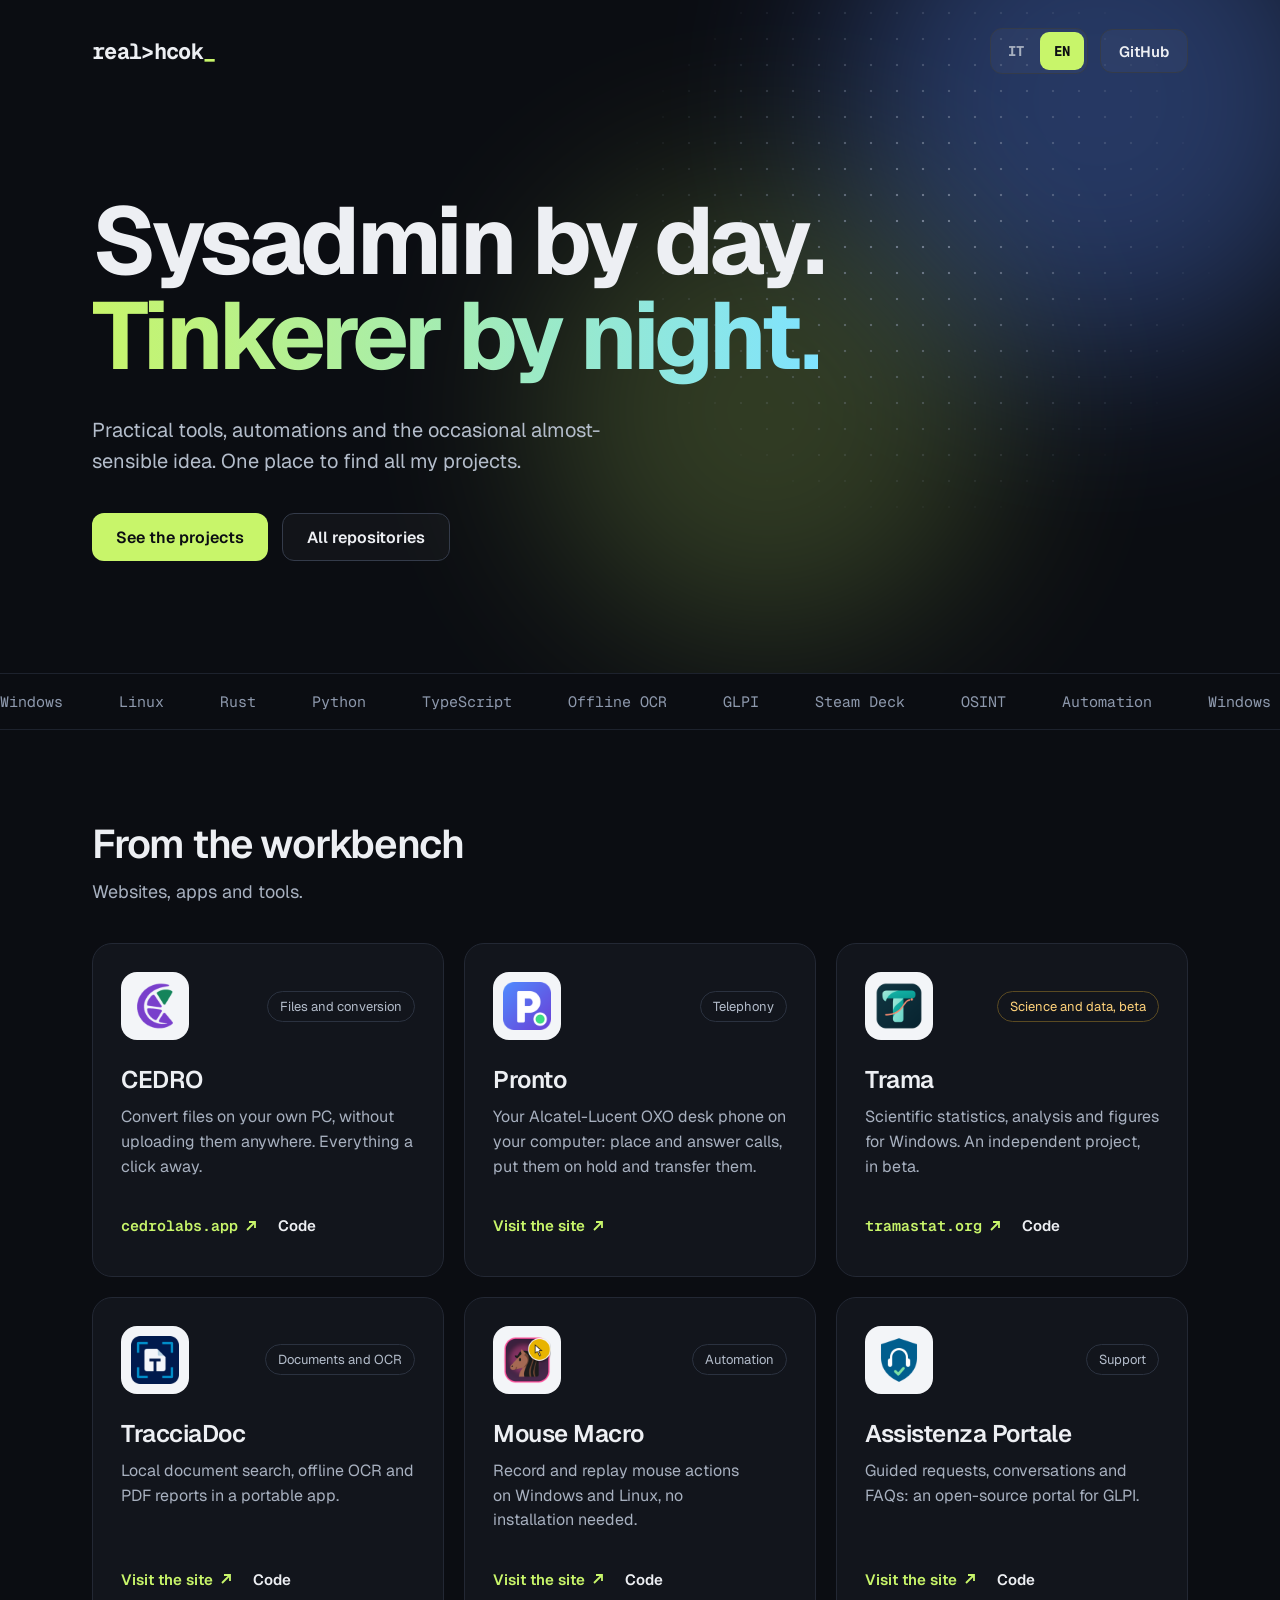
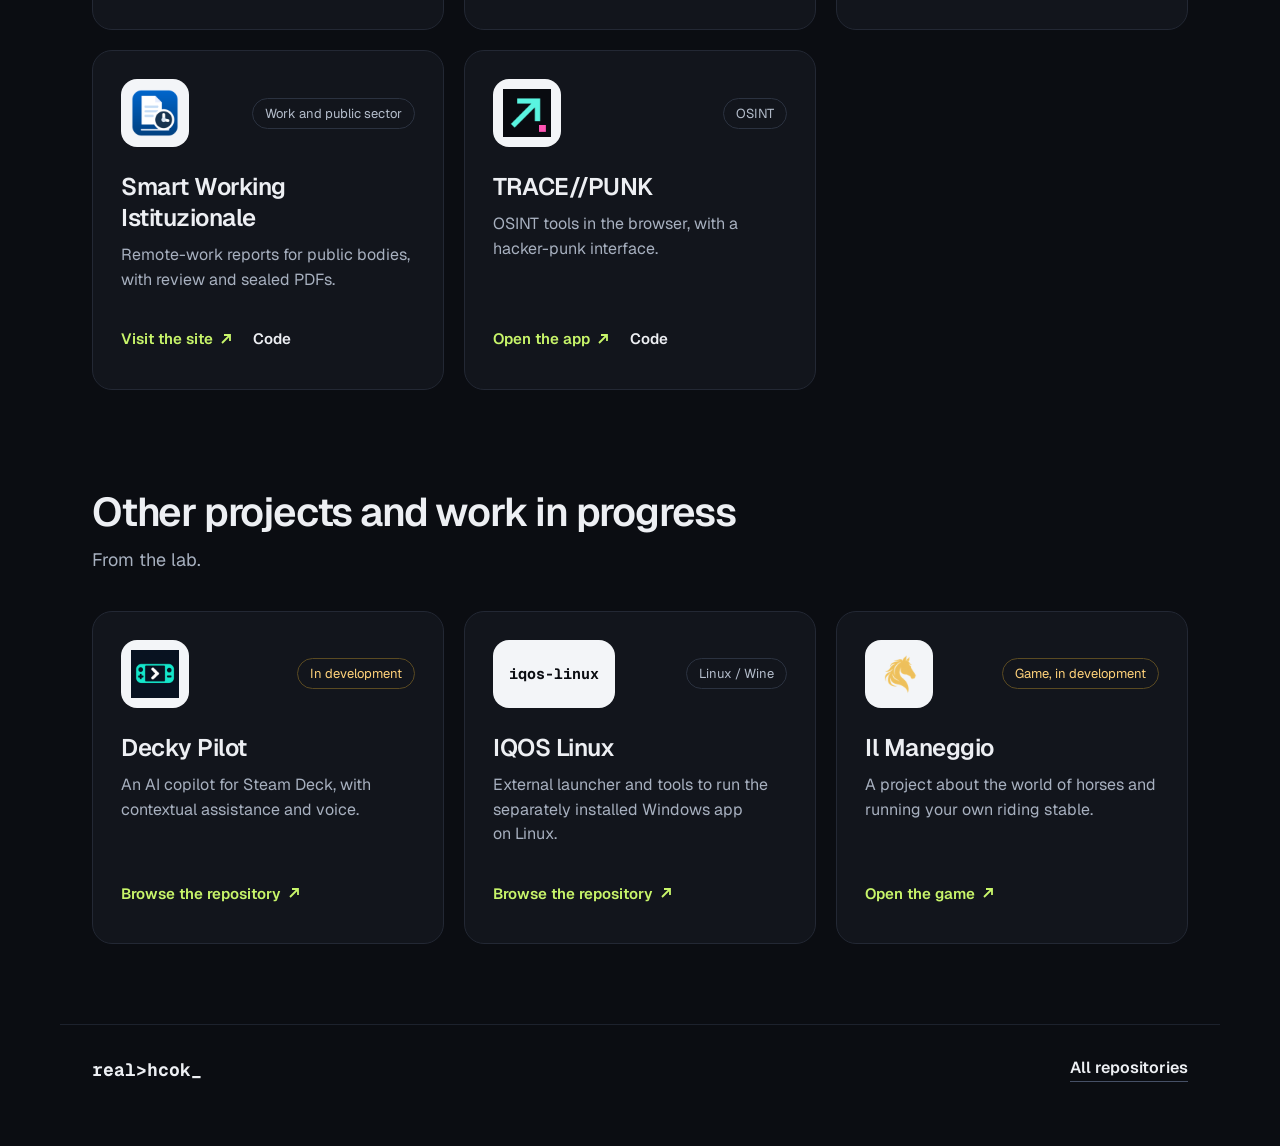
<file: index.html>
<!doctype html>
<html lang="it">
<head>
<meta charset="utf-8">
<meta name="viewport" content="width=device-width, initial-scale=1">
<script src="/lang.js"></script>
<meta name="color-scheme" content="dark">
<meta name="theme-color" content="#0B0D12">
<title>realhcok — software, sistemi ed esperimenti</title>
<meta name="description" content="L’officina di realhcok: CEDRO, Trama, TracciaDoc, automazioni, strumenti open source e progetti in sviluppo.">
<link rel="canonical" href="https://realhcok.com/">
<link rel="alternate" hreflang="it" href="https://realhcok.com/">
<link rel="alternate" hreflang="en" href="https://realhcok.com/en/">
<link rel="alternate" hreflang="x-default" href="https://realhcok.com/">
<meta property="og:title" content="realhcok — l’officina software">
<meta property="og:description" content="Sistemista di giorno. Smanettone di notte. Scopri i miei progetti.">
<meta property="og:type" content="website">
<meta property="og:locale" content="it_IT">
<meta property="og:url" content="https://realhcok.com/">
<meta property="og:image" content="https://realhcok.com/assets/og.png">
<meta property="og:image:type" content="image/png">
<meta property="og:image:width" content="1200">
<meta property="og:image:height" content="630">
<meta property="og:image:alt" content="realhcok: sistemista di giorno, smanettone di notte. Loghi dei progetti.">
<meta property="og:site_name" content="realhcok">
<meta name="twitter:card" content="summary_large_image">
<meta name="twitter:title" content="realhcok — l’officina software">
<meta name="twitter:description" content="Sistemista di giorno. Smanettone di notte. Scopri i miei progetti.">
<meta name="twitter:image" content="https://realhcok.com/assets/og.png">
<meta name="robots" content="index,follow,max-image-preview:large">
<script type="application/ld+json">{"@context":"https://schema.org","@graph":[{"@type":"WebSite","@id":"https://realhcok.com/#sito","url":"https://realhcok.com/","name":"realhcok","inLanguage":["it","en"],"publisher":{"@id":"https://realhcok.com/#autore"}},{"@type":"Person","@id":"https://realhcok.com/#autore","name":"realhcok","alternateName":"hcok","url":"https://realhcok.com/","sameAs":["https://github.com/realfulvio"]},{"@type":"WebPage","@id":"https://realhcok.com/#pagina","url":"https://realhcok.com/","name":"realhcok — l’officina software","inLanguage":"it","isPartOf":{"@id":"https://realhcok.com/#sito"},"primaryImageOfPage":"https://realhcok.com/assets/og.png"}]}</script>
<link rel="icon" href="assets/favicon.svg" type="image/svg+xml">
<link rel="preconnect" href="https://fonts.googleapis.com">
<link rel="preconnect" href="https://fonts.gstatic.com" crossorigin>
<link href="https://fonts.googleapis.com/css2?family=Geist:wght@400;500;600;700&family=Geist+Mono:wght@500;700&display=swap" rel="stylesheet">
<link rel="stylesheet" href="styles.css">
</head>
<body>
<a class="skip-link" href="#progetti">Vai ai progetti</a>

<section class="d-hero">
<div class="d-aura d-aura1" aria-hidden="true"></div>
<div class="d-aura d-aura2" aria-hidden="true"></div>
<div class="d-dots" aria-hidden="true"></div>
<header class="d-wrap d-header">
<div class="d-mono d-brand">real&gt;hcok<span class="d-cursor">_</span></div>
<div class="d-right">
<div class="d-lang" role="group" aria-label="Lingua"><a data-lang="it" href="/" hreflang="it" lang="it" aria-current="true">IT</a><a data-lang="en" href="/en/" hreflang="en" lang="en">EN</a></div>
<a class="d-btn d-btn2 d-btn-sm" href="https://github.com/realfulvio">GitHub</a>
</div>
</header>
<div class="d-wrap d-herobody">
<h1>
<span class="d-in" style="animation-delay:.05s">Sistemista di giorno.</span>
<span class="d-in" style="animation-delay:.22s"><span class="d-shine">Smanettone di notte.</span></span>
</h1>
<p class="d-in d-lead" style="animation-delay:.4s">Strumenti pratici, automazioni e qualche idea quasi sensata. Un solo posto per scoprire tutti i miei progetti.</p>
<div class="d-in d-cta" style="animation-delay:.55s">
<a class="d-btn d-btn1" href="#progetti">Vai ai progetti</a>
<a class="d-btn d-btn2" href="https://github.com/realfulvio?tab=repositories">Tutti i repository</a>
</div>
</div>
</section>

<div class="d-marquee" aria-hidden="true">
<div class="d-track d-mono">
<span>Windows</span><span>Linux</span><span>Rust</span><span>Python</span><span>TypeScript</span><span>OCR offline</span><span>GLPI</span><span>Steam Deck</span><span>OSINT</span><span>Automazione</span>
<span>Windows</span><span>Linux</span><span>Rust</span><span>Python</span><span>TypeScript</span><span>OCR offline</span><span>GLPI</span><span>Steam Deck</span><span>OSINT</span><span>Automazione</span>
</div>
</div>

<main>
<section class="d-wrap d-sec" aria-labelledby="progetti">
<h2 id="progetti">Dal banco di lavoro</h2>
<p class="d-sub">Siti, applicazioni e strumenti.</p>
<div class="d-grid">

<article class="d-card" style="animation-delay:.05s">
<div class="d-top"><div class="d-logo"><img src="assets/cedro.png" width="48" height="48" decoding="async" alt="Logo CEDRO"></div><span class="d-tag">File e conversioni</span></div>
<h3>CEDRO</h3>
<p>Converti i file sul tuo PC, senza caricarli online. Tutto a portata di clic.</p>
<div class="d-links"><a class="d-main d-dom" href="https://cedrolabs.app/" hreflang="it" aria-label="Visita il sito di CEDRO: cedrolabs.app">cedrolabs.app<svg width="14" height="14" viewBox="0 0 14 14" fill="none" stroke="currentColor" stroke-width="1.8" aria-hidden="true"><path d="M3 11L11 3M5 3h6v6"/></svg></a><a href="https://github.com/realfulvio/cedro" aria-label="Codice di CEDRO">Codice</a></div>
</article>

<article class="d-card" style="animation-delay:.1s">
<div class="d-top"><div class="d-logo"><img src="assets/pronto.png" width="48" height="48" decoding="async" alt="Logo Pronto"></div><span class="d-tag">Telefonia</span></div>
<h3>Pronto</h3>
<p>Il telefono del centralino Alcatel-Lucent OXO sul computer: chiami, rispondi, metti in attesa e passi le chiamate.</p>
<div class="d-links"><a class="d-main" href="https://realhcok.com/pronto-rilasci/" aria-label="Visita il sito di Pronto">Visita il sito<svg width="14" height="14" viewBox="0 0 14 14" fill="none" stroke="currentColor" stroke-width="1.8" aria-hidden="true"><path d="M3 11L11 3M5 3h6v6"/></svg></a></div>
</article>

<article class="d-card" style="animation-delay:.15s">
<div class="d-top"><div class="d-logo"><img src="assets/trama.png" width="48" height="48" decoding="async" alt="Logo Trama"></div><span class="d-tag d-tag-dev">Scienza e dati, beta</span></div>
<h3>Trama</h3>
<p>Statistica scientifica, analisi e figure per Windows. Un progetto indipendente in beta.</p>
<div class="d-links"><a class="d-main d-dom" href="https://tramastat.org/" aria-label="Visita il sito di Trama: tramastat.org">tramastat.org<svg width="14" height="14" viewBox="0 0 14 14" fill="none" stroke="currentColor" stroke-width="1.8" aria-hidden="true"><path d="M3 11L11 3M5 3h6v6"/></svg></a><a href="https://github.com/realfulvio/Trama" aria-label="Codice di Trama">Codice</a></div>
</article>

<article class="d-card" style="animation-delay:.2s">
<div class="d-top"><div class="d-logo"><img src="assets/tracciadoc.png" width="48" height="48" decoding="async" alt="Logo TracciaDoc"></div><span class="d-tag">Documenti e OCR</span></div>
<h3>TracciaDoc</h3>
<p>Ricerca locale dei documenti, OCR offline e verbali PDF in un’app portatile.</p>
<div class="d-links"><a class="d-main" href="https://realhcok.com/tracciadoc/" aria-label="Visita il sito di TracciaDoc">Visita il sito<svg width="14" height="14" viewBox="0 0 14 14" fill="none" stroke="currentColor" stroke-width="1.8" aria-hidden="true"><path d="M3 11L11 3M5 3h6v6"/></svg></a><a href="https://github.com/realfulvio/tracciadoc" aria-label="Codice di TracciaDoc">Codice</a></div>
</article>

<article class="d-card" style="animation-delay:.25s">
<div class="d-top"><div class="d-logo"><img src="assets/mouse-macro-stocazz-superpower.png" width="48" height="48" decoding="async" alt="Logo Mouse Macro"></div><span class="d-tag">Automazione</span></div>
<h3>Mouse Macro</h3>
<p>Registra e ripeti le azioni del mouse su Windows e Linux, senza installazione.</p>
<div class="d-links"><a class="d-main" href="https://realhcok.com/mouse-macro-stocazz-superpower/" aria-label="Visita il sito di Mouse Macro">Visita il sito<svg width="14" height="14" viewBox="0 0 14 14" fill="none" stroke="currentColor" stroke-width="1.8" aria-hidden="true"><path d="M3 11L11 3M5 3h6v6"/></svg></a><a href="https://github.com/realfulvio/mouse-macro-stocazz-superpower" aria-label="Codice di Mouse Macro">Codice</a></div>
</article>

<article class="d-card" style="animation-delay:.3s">
<div class="d-top"><div class="d-logo"><img src="assets/assistenza-portale.png" width="48" height="48" decoding="async" alt="Logo Assistenza Portale"></div><span class="d-tag">Assistenza</span></div>
<h3>Assistenza Portale</h3>
<p>Richieste guidate, conversazioni e FAQ: un portale open source per GLPI.</p>
<div class="d-links"><a class="d-main" href="https://realhcok.com/assistenza-portale/" aria-label="Visita il sito di Assistenza Portale">Visita il sito<svg width="14" height="14" viewBox="0 0 14 14" fill="none" stroke="currentColor" stroke-width="1.8" aria-hidden="true"><path d="M3 11L11 3M5 3h6v6"/></svg></a><a href="https://github.com/realfulvio/assistenza-portale" aria-label="Codice di Assistenza Portale">Codice</a></div>
</article>

<article class="d-card" style="animation-delay:.35s">
<div class="d-top"><div class="d-logo"><img src="assets/smart-working-istituzionale.png" width="48" height="48" decoding="async" alt="Icona Smart Working Istituzionale"></div><span class="d-tag">Lavoro e PA</span></div>
<h3>Smart Working Istituzionale</h3>
<p>Resoconti del lavoro agile per enti pubblici, revisione e PDF sigillati.</p>
<div class="d-links"><a class="d-main" href="https://realhcok.com/smart-working-istituzionale/" aria-label="Visita il sito di Smart Working Istituzionale">Visita il sito<svg width="14" height="14" viewBox="0 0 14 14" fill="none" stroke="currentColor" stroke-width="1.8" aria-hidden="true"><path d="M3 11L11 3M5 3h6v6"/></svg></a><a href="https://github.com/realfulvio/smart-working-istituzionale" aria-label="Codice di Smart Working Istituzionale">Codice</a></div>
</article>

<article class="d-card" style="animation-delay:.4s">
<div class="d-top"><div class="d-logo"><img src="assets/tracepunk.png" width="48" height="48" decoding="async" alt="Icona TRACE//PUNK"></div><span class="d-tag">OSINT</span></div>
<h3>TRACE//PUNK</h3>
<p>Strumenti OSINT nel browser, con un’interfaccia hacker-punk.</p>
<div class="d-links"><a class="d-main" href="https://tracepunk.hcok-apps.workers.dev/" aria-label="Apri l’app TRACE//PUNK">Apri l’app<svg width="14" height="14" viewBox="0 0 14 14" fill="none" stroke="currentColor" stroke-width="1.8" aria-hidden="true"><path d="M3 11L11 3M5 3h6v6"/></svg></a><a href="https://github.com/realfulvio/tracepunk" aria-label="Codice di TRACE//PUNK">Codice</a></div>
</article>

</div>
</section>

<section class="d-wrap d-sec" aria-labelledby="laboratorio">
<h2 id="laboratorio">Altri progetti e lavori in corso</h2>
<p class="d-sub">Dal laboratorio.</p>
<div class="d-grid">

<article class="d-card" style="animation-delay:.45s">
<div class="d-top"><div class="d-logo"><img src="assets/decky-pilot.png" width="48" height="48" decoding="async" alt="Logo Decky Pilot"></div><span class="d-tag d-tag-dev">In sviluppo</span></div>
<h3>Decky Pilot</h3>
<p>Un copilota AI per Steam Deck, con assistenza contestuale e voce.</p>
<div class="d-links"><a class="d-main" href="https://github.com/realfulvio/decky-pilot">Esplora il repository<svg width="14" height="14" viewBox="0 0 14 14" fill="none" stroke="currentColor" stroke-width="1.8" aria-hidden="true"><path d="M3 11L11 3M5 3h6v6"/></svg></a></div>
</article>

<article class="d-card" style="animation-delay:.5s">
<div class="d-top"><div class="d-logo d-mono d-wordmark">iqos-linux</div><span class="d-tag">Linux / Wine</span></div>
<h3>IQOS Linux</h3>
<p>Launcher esterno e strumenti per usare su Linux l’app Windows installata separatamente.</p>
<div class="d-links"><a class="d-main" href="https://github.com/realfulvio/iqos-linux">Esplora il repository<svg width="14" height="14" viewBox="0 0 14 14" fill="none" stroke="currentColor" stroke-width="1.8" aria-hidden="true"><path d="M3 11L11 3M5 3h6v6"/></svg></a></div>
</article>

<article class="d-card" style="animation-delay:.55s">
<div class="d-top"><div class="d-logo"><img src="assets/il-maneggio.png" width="48" height="48" decoding="async" alt="Logo Il Maneggio"></div><span class="d-tag d-tag-dev">Gioco, in sviluppo</span></div>
<h3>Il Maneggio</h3>
<p>Il progetto dedicato al mondo dei cavalli e alla gestione del proprio maneggio.</p>
<div class="d-links"><a class="d-main" href="https://ilmaneggio.app/">Apri il gioco<svg width="14" height="14" viewBox="0 0 14 14" fill="none" stroke="currentColor" stroke-width="1.8" aria-hidden="true"><path d="M3 11L11 3M5 3h6v6"/></svg></a></div>
</article>

</div>
</section>
</main>

<footer class="d-wrap d-foot">
<div class="d-mono d-brand-sm">real&gt;hcok_</div>
<a href="https://github.com/realfulvio?tab=repositories">Tutti i repository</a>
</footer>

<script src="script.js" defer></script>
</body>
</html>
</file>
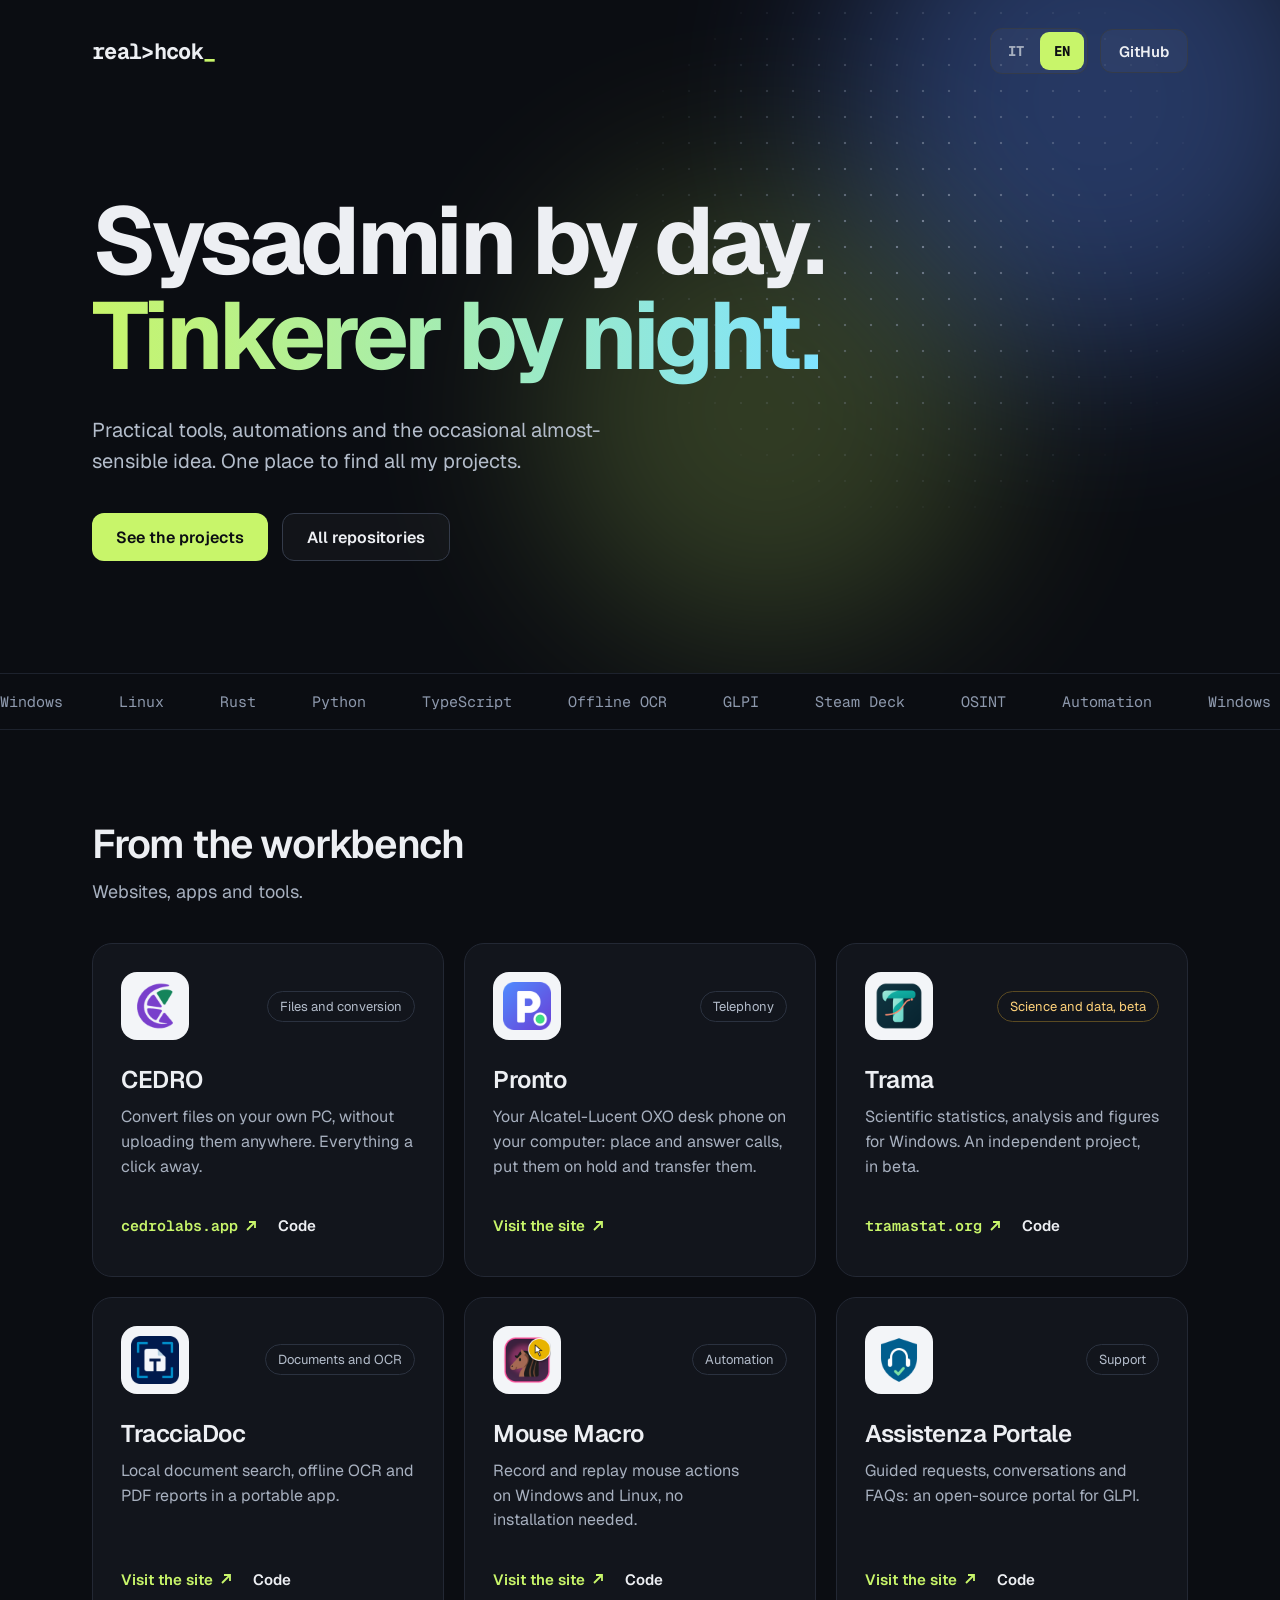
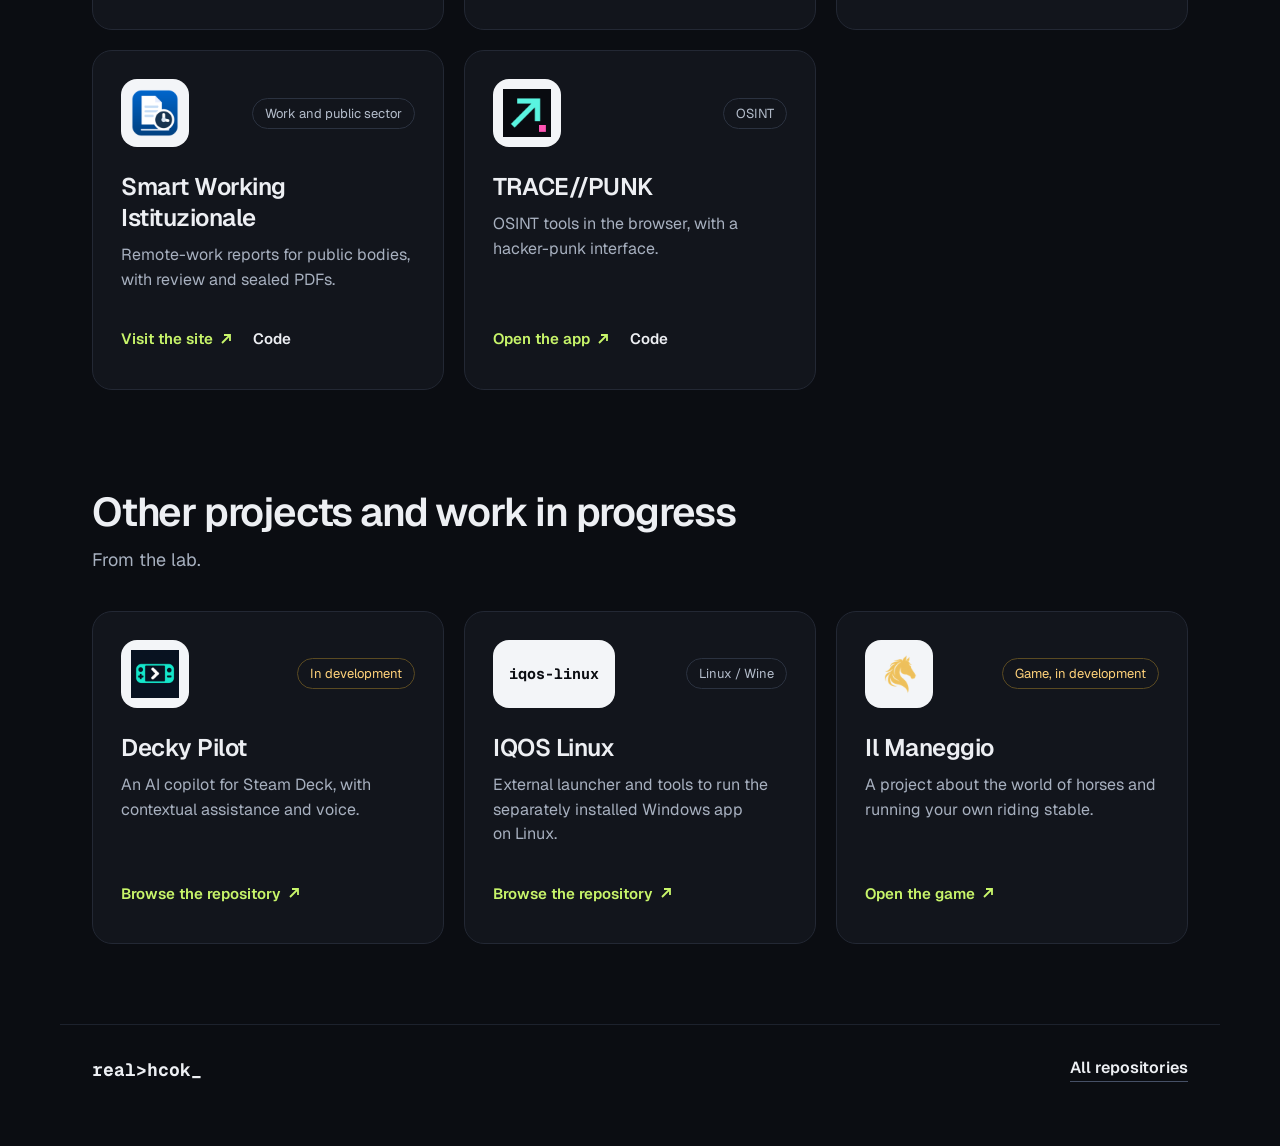
<file: en/index.html>
<!doctype html>
<html lang="en">
<head>
<meta charset="utf-8">
<meta name="viewport" content="width=device-width, initial-scale=1">
<script src="/lang.js"></script>
<meta name="color-scheme" content="dark">
<meta name="theme-color" content="#0B0D12">
<title>realhcok — software, systems and experiments</title>
<meta name="description" content="realhcok's workshop: CEDRO, Trama, TracciaDoc, automations, open-source tools and projects in development.">
<link rel="canonical" href="https://realhcok.com/en/">
<link rel="alternate" hreflang="it" href="https://realhcok.com/">
<link rel="alternate" hreflang="en" href="https://realhcok.com/en/">
<link rel="alternate" hreflang="x-default" href="https://realhcok.com/">
<meta property="og:title" content="realhcok — the software workshop">
<meta property="og:description" content="Sysadmin by day. Tinkerer by night. Explore my projects.">
<meta property="og:type" content="website">
<meta property="og:locale" content="en_US">
<meta property="og:locale:alternate" content="it_IT">
<meta property="og:url" content="https://realhcok.com/en/">
<meta property="og:image" content="https://realhcok.com/assets/og.png">
<meta property="og:image:type" content="image/png">
<meta property="og:image:width" content="1200">
<meta property="og:image:height" content="630">
<meta property="og:image:alt" content="realhcok: sysadmin by day, tinkerer by night. Project logos.">
<meta property="og:site_name" content="realhcok">
<meta name="twitter:card" content="summary_large_image">
<meta name="twitter:title" content="realhcok — the software workshop">
<meta name="twitter:description" content="Sysadmin by day. Tinkerer by night. Explore my projects.">
<meta name="twitter:image" content="https://realhcok.com/assets/og.png">
<meta name="robots" content="index,follow,max-image-preview:large">
<script type="application/ld+json">{"@context":"https://schema.org","@graph":[{"@type":"WebSite","@id":"https://realhcok.com/#sito","url":"https://realhcok.com/","name":"realhcok","inLanguage":["it","en"],"publisher":{"@id":"https://realhcok.com/#autore"}},{"@type":"Person","@id":"https://realhcok.com/#autore","name":"realhcok","alternateName":"hcok","url":"https://realhcok.com/","sameAs":["https://github.com/realfulvio"]},{"@type":"WebPage","@id":"https://realhcok.com/en/#pagina","url":"https://realhcok.com/en/","name":"realhcok — the software workshop","inLanguage":"en","isPartOf":{"@id":"https://realhcok.com/#sito"},"primaryImageOfPage":"https://realhcok.com/assets/og.png"}]}</script>
<link rel="icon" href="/assets/favicon.svg" type="image/svg+xml">
<link rel="preconnect" href="https://fonts.googleapis.com">
<link rel="preconnect" href="https://fonts.gstatic.com" crossorigin>
<link href="https://fonts.googleapis.com/css2?family=Geist:wght@400;500;600;700&family=Geist+Mono:wght@500;700&display=swap" rel="stylesheet">
<link rel="stylesheet" href="/styles.css">
</head>
<body>
<a class="skip-link" href="#progetti">Skip to projects</a>

<section class="d-hero">
<div class="d-aura d-aura1" aria-hidden="true"></div>
<div class="d-aura d-aura2" aria-hidden="true"></div>
<div class="d-dots" aria-hidden="true"></div>
<header class="d-wrap d-header">
<div class="d-mono d-brand">real&gt;hcok<span class="d-cursor">_</span></div>
<div class="d-right">
<div class="d-lang" role="group" aria-label="Language"><a data-lang="it" href="/" hreflang="it" lang="it">IT</a><a data-lang="en" href="/en/" hreflang="en" lang="en" aria-current="true">EN</a></div>
<a class="d-btn d-btn2 d-btn-sm" href="https://github.com/realfulvio">GitHub</a>
</div>
</header>
<div class="d-wrap d-herobody">
<h1>
<span class="d-in" style="animation-delay:.05s">Sysadmin by day.</span>
<span class="d-in" style="animation-delay:.22s"><span class="d-shine">Tinkerer by night.</span></span>
</h1>
<p class="d-in d-lead" style="animation-delay:.4s">Practical tools, automations and the occasional almost-sensible idea. One place to find all my projects.</p>
<div class="d-in d-cta" style="animation-delay:.55s">
<a class="d-btn d-btn1" href="#progetti">See the projects</a>
<a class="d-btn d-btn2" href="https://github.com/realfulvio?tab=repositories">All repositories</a>
</div>
</div>
</section>

<div class="d-marquee" aria-hidden="true">
<div class="d-track d-mono">
<span>Windows</span><span>Linux</span><span>Rust</span><span>Python</span><span>TypeScript</span><span>Offline OCR</span><span>GLPI</span><span>Steam Deck</span><span>OSINT</span><span>Automation</span>
<span>Windows</span><span>Linux</span><span>Rust</span><span>Python</span><span>TypeScript</span><span>Offline OCR</span><span>GLPI</span><span>Steam Deck</span><span>OSINT</span><span>Automation</span>
</div>
</div>

<main>
<section class="d-wrap d-sec" aria-labelledby="progetti">
<h2 id="progetti">From the workbench</h2>
<p class="d-sub">Websites, apps and tools.</p>
<div class="d-grid">

<article class="d-card" style="animation-delay:.05s">
<div class="d-top"><div class="d-logo"><img src="/assets/cedro.png" width="48" height="48" decoding="async" alt="CEDRO logo"></div><span class="d-tag">Files and conversion</span></div>
<h3>CEDRO</h3>
<p>Convert files on your own PC, without uploading them anywhere. Everything a click away.</p>
<div class="d-links"><a class="d-main d-dom" href="https://cedrolabs.app/en/" hreflang="en" aria-label="Visit the CEDRO site: cedrolabs.app">cedrolabs.app<svg width="14" height="14" viewBox="0 0 14 14" fill="none" stroke="currentColor" stroke-width="1.8" aria-hidden="true"><path d="M3 11L11 3M5 3h6v6"/></svg></a><a href="https://github.com/realfulvio/cedro" aria-label="CEDRO source code">Code</a></div>
</article>

<article class="d-card" style="animation-delay:.1s">
<div class="d-top"><div class="d-logo"><img src="/assets/pronto.png" width="48" height="48" decoding="async" alt="Pronto logo"></div><span class="d-tag">Telephony</span></div>
<h3>Pronto</h3>
<p>Your Alcatel-Lucent OXO desk phone on your computer: place and answer calls, put them on hold and transfer them.</p>
<div class="d-links"><a class="d-main" href="https://realhcok.com/pronto-rilasci/" hreflang="it" aria-label="Visit the Pronto site (in Italian)">Visit the site<svg width="14" height="14" viewBox="0 0 14 14" fill="none" stroke="currentColor" stroke-width="1.8" aria-hidden="true"><path d="M3 11L11 3M5 3h6v6"/></svg></a></div>
</article>

<article class="d-card" style="animation-delay:.15s">
<div class="d-top"><div class="d-logo"><img src="/assets/trama.png" width="48" height="48" decoding="async" alt="Trama logo"></div><span class="d-tag d-tag-dev">Science and data, beta</span></div>
<h3>Trama</h3>
<p>Scientific statistics, analysis and figures for Windows. An independent project, in beta.</p>
<div class="d-links"><a class="d-main d-dom" href="https://tramastat.org/en/" hreflang="en" aria-label="Visit the Trama site: tramastat.org">tramastat.org<svg width="14" height="14" viewBox="0 0 14 14" fill="none" stroke="currentColor" stroke-width="1.8" aria-hidden="true"><path d="M3 11L11 3M5 3h6v6"/></svg></a><a href="https://github.com/realfulvio/Trama" aria-label="Trama source code">Code</a></div>
</article>

<article class="d-card" style="animation-delay:.2s">
<div class="d-top"><div class="d-logo"><img src="/assets/tracciadoc.png" width="48" height="48" decoding="async" alt="TracciaDoc logo"></div><span class="d-tag">Documents and OCR</span></div>
<h3>TracciaDoc</h3>
<p>Local document search, offline OCR and PDF reports in a portable app.</p>
<div class="d-links"><a class="d-main" href="https://realhcok.com/tracciadoc/" hreflang="it" aria-label="Visit the TracciaDoc site (in Italian)">Visit the site<svg width="14" height="14" viewBox="0 0 14 14" fill="none" stroke="currentColor" stroke-width="1.8" aria-hidden="true"><path d="M3 11L11 3M5 3h6v6"/></svg></a><a href="https://github.com/realfulvio/tracciadoc" aria-label="TracciaDoc source code">Code</a></div>
</article>

<article class="d-card" style="animation-delay:.25s">
<div class="d-top"><div class="d-logo"><img src="/assets/mouse-macro-stocazz-superpower.png" width="48" height="48" decoding="async" alt="Mouse Macro logo"></div><span class="d-tag">Automation</span></div>
<h3>Mouse Macro</h3>
<p>Record and replay mouse actions on Windows and Linux, no installation needed.</p>
<div class="d-links"><a class="d-main" href="https://realhcok.com/mouse-macro-stocazz-superpower/" hreflang="it" aria-label="Visit the Mouse Macro site (in Italian)">Visit the site<svg width="14" height="14" viewBox="0 0 14 14" fill="none" stroke="currentColor" stroke-width="1.8" aria-hidden="true"><path d="M3 11L11 3M5 3h6v6"/></svg></a><a href="https://github.com/realfulvio/mouse-macro-stocazz-superpower" aria-label="Mouse Macro source code">Code</a></div>
</article>

<article class="d-card" style="animation-delay:.3s">
<div class="d-top"><div class="d-logo"><img src="/assets/assistenza-portale.png" width="48" height="48" decoding="async" alt="Assistenza Portale logo"></div><span class="d-tag">Support</span></div>
<h3>Assistenza Portale</h3>
<p>Guided requests, conversations and FAQs: an open-source portal for GLPI.</p>
<div class="d-links"><a class="d-main" href="https://realhcok.com/assistenza-portale/" hreflang="it" aria-label="Visit the Assistenza Portale site (in Italian)">Visit the site<svg width="14" height="14" viewBox="0 0 14 14" fill="none" stroke="currentColor" stroke-width="1.8" aria-hidden="true"><path d="M3 11L11 3M5 3h6v6"/></svg></a><a href="https://github.com/realfulvio/assistenza-portale" aria-label="Assistenza Portale source code">Code</a></div>
</article>

<article class="d-card" style="animation-delay:.35s">
<div class="d-top"><div class="d-logo"><img src="/assets/smart-working-istituzionale.png" width="48" height="48" decoding="async" alt="Smart Working Istituzionale icon"></div><span class="d-tag">Work and public sector</span></div>
<h3>Smart Working Istituzionale</h3>
<p>Remote-work reports for public bodies, with review and sealed PDFs.</p>
<div class="d-links"><a class="d-main" href="https://realhcok.com/smart-working-istituzionale/" hreflang="it" aria-label="Visit the Smart Working Istituzionale site (in Italian)">Visit the site<svg width="14" height="14" viewBox="0 0 14 14" fill="none" stroke="currentColor" stroke-width="1.8" aria-hidden="true"><path d="M3 11L11 3M5 3h6v6"/></svg></a><a href="https://github.com/realfulvio/smart-working-istituzionale" aria-label="Smart Working Istituzionale source code">Code</a></div>
</article>

<article class="d-card" style="animation-delay:.4s">
<div class="d-top"><div class="d-logo"><img src="/assets/tracepunk.png" width="48" height="48" decoding="async" alt="TRACE//PUNK icon"></div><span class="d-tag">OSINT</span></div>
<h3>TRACE//PUNK</h3>
<p>OSINT tools in the browser, with a hacker-punk interface.</p>
<div class="d-links"><a class="d-main" href="https://tracepunk.hcok-apps.workers.dev/" aria-label="Open the TRACE//PUNK app">Open the app<svg width="14" height="14" viewBox="0 0 14 14" fill="none" stroke="currentColor" stroke-width="1.8" aria-hidden="true"><path d="M3 11L11 3M5 3h6v6"/></svg></a><a href="https://github.com/realfulvio/tracepunk" aria-label="TRACE//PUNK source code">Code</a></div>
</article>

</div>
</section>

<section class="d-wrap d-sec" aria-labelledby="laboratorio">
<h2 id="laboratorio">Other projects and work in progress</h2>
<p class="d-sub">From the lab.</p>
<div class="d-grid">

<article class="d-card" style="animation-delay:.45s">
<div class="d-top"><div class="d-logo"><img src="/assets/decky-pilot.png" width="48" height="48" decoding="async" alt="Decky Pilot logo"></div><span class="d-tag d-tag-dev">In development</span></div>
<h3>Decky Pilot</h3>
<p>An AI copilot for Steam Deck, with contextual assistance and voice.</p>
<div class="d-links"><a class="d-main" href="https://github.com/realfulvio/decky-pilot">Browse the repository<svg width="14" height="14" viewBox="0 0 14 14" fill="none" stroke="currentColor" stroke-width="1.8" aria-hidden="true"><path d="M3 11L11 3M5 3h6v6"/></svg></a></div>
</article>

<article class="d-card" style="animation-delay:.5s">
<div class="d-top"><div class="d-logo d-mono d-wordmark">iqos-linux</div><span class="d-tag">Linux / Wine</span></div>
<h3>IQOS Linux</h3>
<p>External launcher and tools to run the separately installed Windows app on Linux.</p>
<div class="d-links"><a class="d-main" href="https://github.com/realfulvio/iqos-linux">Browse the repository<svg width="14" height="14" viewBox="0 0 14 14" fill="none" stroke="currentColor" stroke-width="1.8" aria-hidden="true"><path d="M3 11L11 3M5 3h6v6"/></svg></a></div>
</article>

<article class="d-card" style="animation-delay:.55s">
<div class="d-top"><div class="d-logo"><img src="/assets/il-maneggio.png" width="48" height="48" decoding="async" alt="Il Maneggio logo"></div><span class="d-tag d-tag-dev">Game, in development</span></div>
<h3>Il Maneggio</h3>
<p>A project about the world of horses and running your own riding stable.</p>
<div class="d-links"><a class="d-main" href="https://ilmaneggio.app/">Open the game<svg width="14" height="14" viewBox="0 0 14 14" fill="none" stroke="currentColor" stroke-width="1.8" aria-hidden="true"><path d="M3 11L11 3M5 3h6v6"/></svg></a></div>
</article>

</div>
</section>
</main>

<footer class="d-wrap d-foot">
<div class="d-mono d-brand-sm">real&gt;hcok_</div>
<a href="https://github.com/realfulvio?tab=repositories">All repositories</a>
</footer>

<script src="/script.js" defer></script>
</body>
</html>
</file>
<file: styles.css>
:root{color-scheme:dark}
html{scroll-behavior:smooth}
body{margin:0;background:#0B0D12;color:#EDEFF3;font-family:'Geist',system-ui,-apple-system,'Segoe UI',sans-serif;overflow-x:hidden}
*{box-sizing:border-box}
h1,h2,h3,p{margin:0}
.d-mono{font-family:'Geist Mono',ui-monospace,SFMono-Regular,Menlo,monospace}
.d-wrap{max-width:1160px;margin:0 auto;padding-left:32px;padding-right:32px}

.skip-link{position:absolute;left:16px;top:12px;transform:translateY(-180%);padding:12px;background:#C8F56A;color:#0B0D12;z-index:5;font-weight:600}
.skip-link:focus{transform:translateY(0)}

.d-hero{position:relative;overflow:hidden;border-bottom:1px solid #1D222D}
.d-aura{position:absolute;border-radius:50%;filter:blur(90px);pointer-events:none}
.d-aura1{width:520px;height:520px;right:-80px;top:-160px;background:#5B8CFF;opacity:.34;animation:d-drift1 14s ease-in-out infinite alternate}
.d-aura2{width:460px;height:460px;right:22%;top:180px;background:#C8F56A;opacity:.2;animation:d-drift2 18s ease-in-out infinite alternate}
.d-dots{position:absolute;inset:0;background-image:radial-gradient(#8E99AD 1.2px,transparent 1.6px);background-size:26px 26px;-webkit-mask-image:radial-gradient(420px circle at var(--mx,72%) var(--my,34%),#000,transparent 72%);mask-image:radial-gradient(420px circle at var(--mx,72%) var(--my,34%),#000,transparent 72%);opacity:.75;pointer-events:none}
.d-header{position:relative;padding-top:28px;display:flex;align-items:center;justify-content:space-between;gap:16px;flex-wrap:wrap}
.d-brand{font-weight:700;font-size:22px;letter-spacing:-0.03em}
.d-right{display:flex;align-items:center;gap:12px}
.d-lang{display:inline-flex;gap:2px;padding:3px;border:1px solid #343B4A;border-radius:12px;background:rgba(255,255,255,.03)}
.d-lang a{display:inline-flex;align-items:center;justify-content:center;min-width:44px;min-height:38px;border-radius:9px;font-family:'Geist Mono',ui-monospace,SFMono-Regular,Menlo,monospace;font-weight:700;font-size:14px;color:#A7B0BF;text-decoration:none;transition:color .2s ease,background .2s ease}
.d-lang a:hover{color:#EDEFF3}
.d-lang a[aria-current="true"]{background:#C8F56A;color:#0B0D12}
.d-brand-sm{font-weight:700;font-size:18px}
.d-cursor{animation:d-blink 1.1s steps(1) infinite;color:#C8F56A}
.d-herobody{position:relative;padding-top:120px;padding-bottom:112px}
.d-herobody h1{font-weight:700;font-size:clamp(42px,7.4vw,96px);line-height:1;letter-spacing:-0.045em}
.d-herobody h1 span.d-in{display:block}
.d-lead{margin-top:32px;font-size:20px;line-height:1.55;max-width:44ch;color:#B4BDCB;text-wrap:pretty}
.d-cta{display:flex;flex-wrap:wrap;gap:14px;margin-top:36px}
.d-in{animation:d-up .8s cubic-bezier(.2,.7,.2,1) both}
.d-shine{background:linear-gradient(90deg,#C8F56A,#7FE3FF,#C8F56A);background-size:200% 100%;-webkit-background-clip:text;background-clip:text;color:transparent;animation:d-shine 7s linear infinite}

.d-btn{display:inline-flex;align-items:center;min-height:48px;padding:0 24px;border-radius:12px;font-weight:600;font-size:16px;text-decoration:none;transition:transform .2s ease,background .2s ease,border-color .2s ease}
.d-btn:hover{transform:translateY(-2px)}
.d-btn1{background:#C8F56A;color:#0B0D12}
.d-btn1:hover{background:#D9FB8E}
.d-btn2{border:1px solid #343B4A;color:#EDEFF3;background:rgba(255,255,255,.03)}
.d-btn2:hover{border-color:#6B7588}
.d-btn-sm{min-height:44px;padding:0 18px;font-size:15px}

.d-marquee{overflow:hidden;border-bottom:1px solid #1D222D;padding:18px 0}
.d-track{display:flex;gap:56px;width:max-content;animation:d-marquee 26s linear infinite}
.d-track span{font-size:15px;color:#8E99AD;white-space:nowrap}

.d-sec{padding-top:88px;padding-bottom:40px}
.d-sec+.d-sec{padding-top:56px;padding-bottom:56px}
.d-sec h2{font-size:40px;font-weight:600;letter-spacing:-0.03em}
.d-sub{margin:10px 0 40px;font-size:18px;color:#A7B0BF}
.d-grid{display:grid;grid-template-columns:repeat(auto-fit,minmax(min(320px,100%),1fr));gap:20px}

.d-card{position:relative;overflow:hidden;display:flex;flex-direction:column;background:#12151C;border:1px solid #232834;border-radius:20px;padding:28px;animation:d-up .7s cubic-bezier(.2,.7,.2,1) both;transition:transform .25s ease,border-color .25s ease,box-shadow .25s ease}
.d-card::before{content:"";position:absolute;inset:0;background:radial-gradient(440px circle at var(--mx,50%) var(--my,0%),rgba(200,245,106,.14),transparent 62%);opacity:0;transition:opacity .3s ease;pointer-events:none}
.d-card:hover{transform:translateY(-5px);border-color:#465066;box-shadow:0 24px 48px -24px rgba(0,0,0,.8)}
.d-card:hover::before{opacity:1}
.d-top{position:relative;display:flex;align-items:center;justify-content:space-between;gap:12px;margin-bottom:24px}
.d-logo{width:68px;height:68px;border-radius:16px;background:#F3F5F8;display:flex;align-items:center;justify-content:center;transition:transform .3s cubic-bezier(.2,.7,.2,1)}
.d-logo img{width:48px;height:48px;object-fit:contain;display:block}
.d-wordmark{width:auto;padding:0 16px;font-weight:700;font-size:15px;color:#0B0D12}
.d-card:hover .d-logo{transform:scale(1.08) rotate(-4deg)}
.d-tag{font-size:13px;color:#B4BDCB;border:1px solid #2B3240;border-radius:999px;padding:6px 12px;white-space:nowrap}
.d-tag-dev{color:#FFD27A;border-color:#5A4A22}
.d-card h3{position:relative;font-size:24px;font-weight:600;letter-spacing:-0.02em;overflow-wrap:anywhere}
.d-card p{position:relative;flex:1 1 auto;margin:10px 0 24px;font-size:16px;line-height:1.55;color:#A7B0BF;text-wrap:pretty}
.d-links{position:relative;display:flex;flex-wrap:wrap;gap:8px 20px;align-items:center}
.d-links a{display:inline-flex;align-items:center;gap:6px;min-height:44px;font-size:15px;font-weight:600;text-decoration:none;color:#EDEFF3}
.d-links a:hover{color:#C8F56A}
.d-links a.d-main{color:#C8F56A}
.d-links a.d-main:hover{color:#E4FDA8}
.d-links svg{transition:transform .2s ease}
.d-links a:hover svg{transform:translate(2px,-2px)}
.d-dom{font-family:'Geist Mono',ui-monospace,SFMono-Regular,Menlo,monospace;font-weight:500;font-size:14px}

.d-foot{border-top:1px solid #1D222D;margin-top:24px;padding-top:32px;padding-bottom:64px;display:flex;flex-wrap:wrap;justify-content:space-between;align-items:center;gap:16px}
.d-foot a{color:#EDEFF3;text-decoration:none;font-weight:600;border-bottom:1px solid #465066;padding-bottom:3px}
.d-foot a:hover{color:#C8F56A;border-color:#C8F56A}

a:focus-visible{outline:2px solid #C8F56A;outline-offset:4px;border-radius:6px}

@keyframes d-up{from{opacity:0;transform:translateY(28px)}}
@keyframes d-blink{50%{opacity:0}}
@keyframes d-shine{to{background-position:-200% 0}}
@keyframes d-marquee{to{transform:translateX(-50%)}}
@keyframes d-drift1{to{transform:translate(-140px,90px) scale(1.15)}}
@keyframes d-drift2{to{transform:translate(160px,-70px) scale(.9)}}

@media(max-width:600px){.d-wrap{padding-left:20px;padding-right:20px}.d-herobody{padding-top:72px;padding-bottom:72px}.d-sec h2{font-size:32px}.d-card{padding:22px}.d-aura1{width:340px;height:340px}.d-aura2{display:none}}
@media(prefers-reduced-motion:reduce){html{scroll-behavior:auto}.d-aura,.d-cursor,.d-in,.d-shine,.d-track,.d-card{animation:none}.d-card,.d-logo,.d-btn,.d-links svg{transition:none}}
</file>
